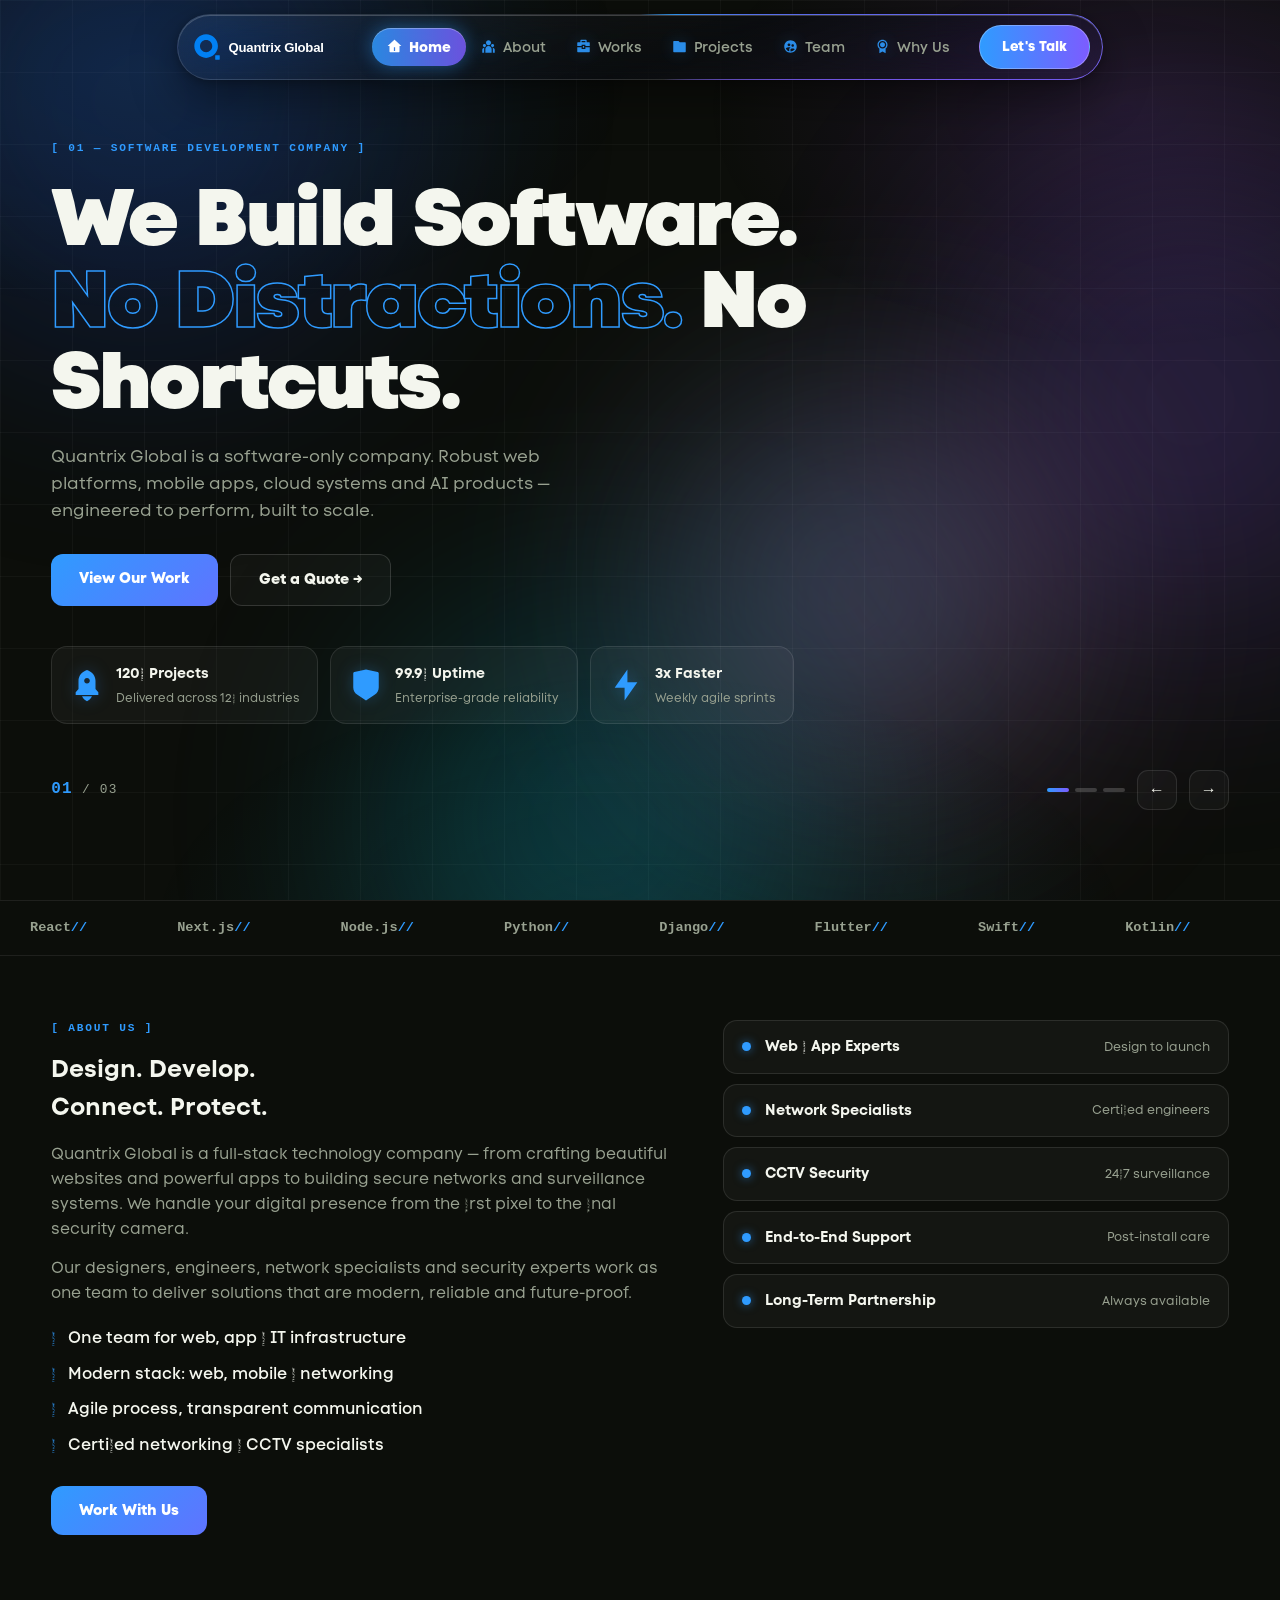
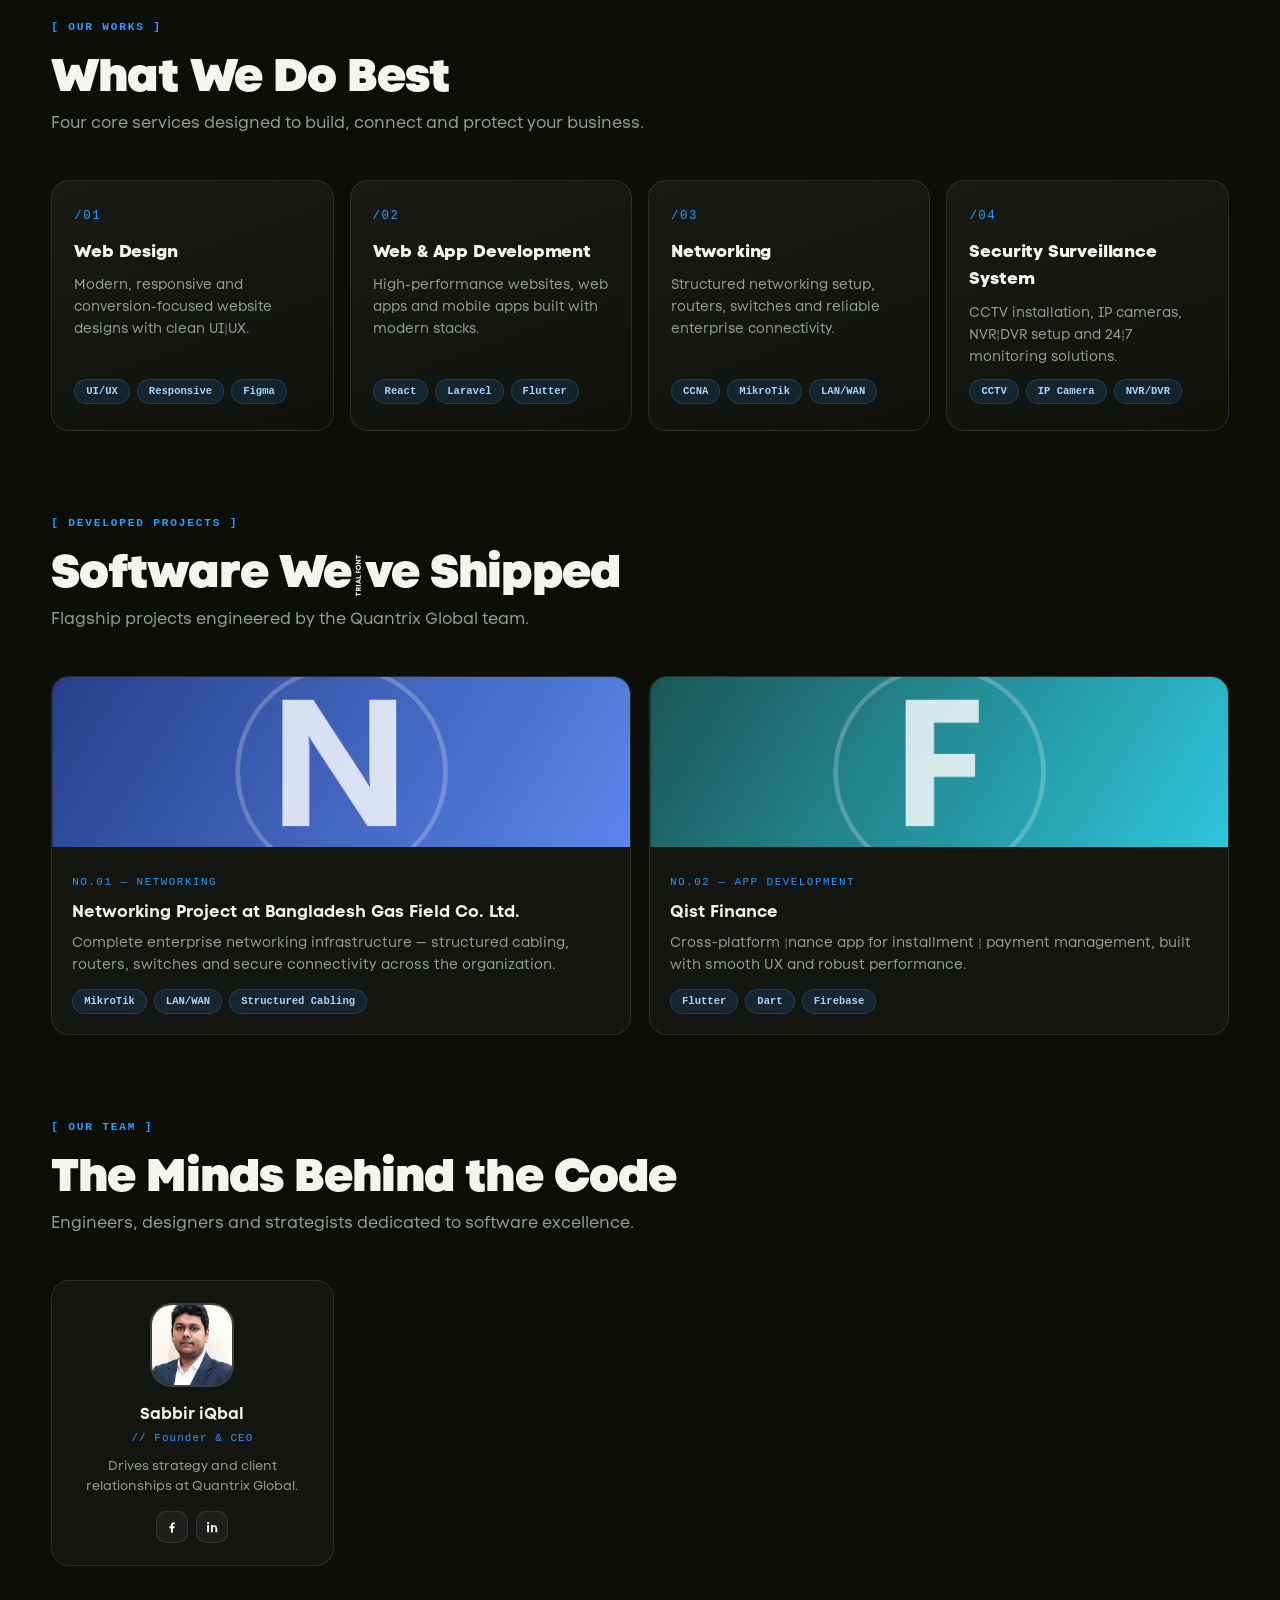
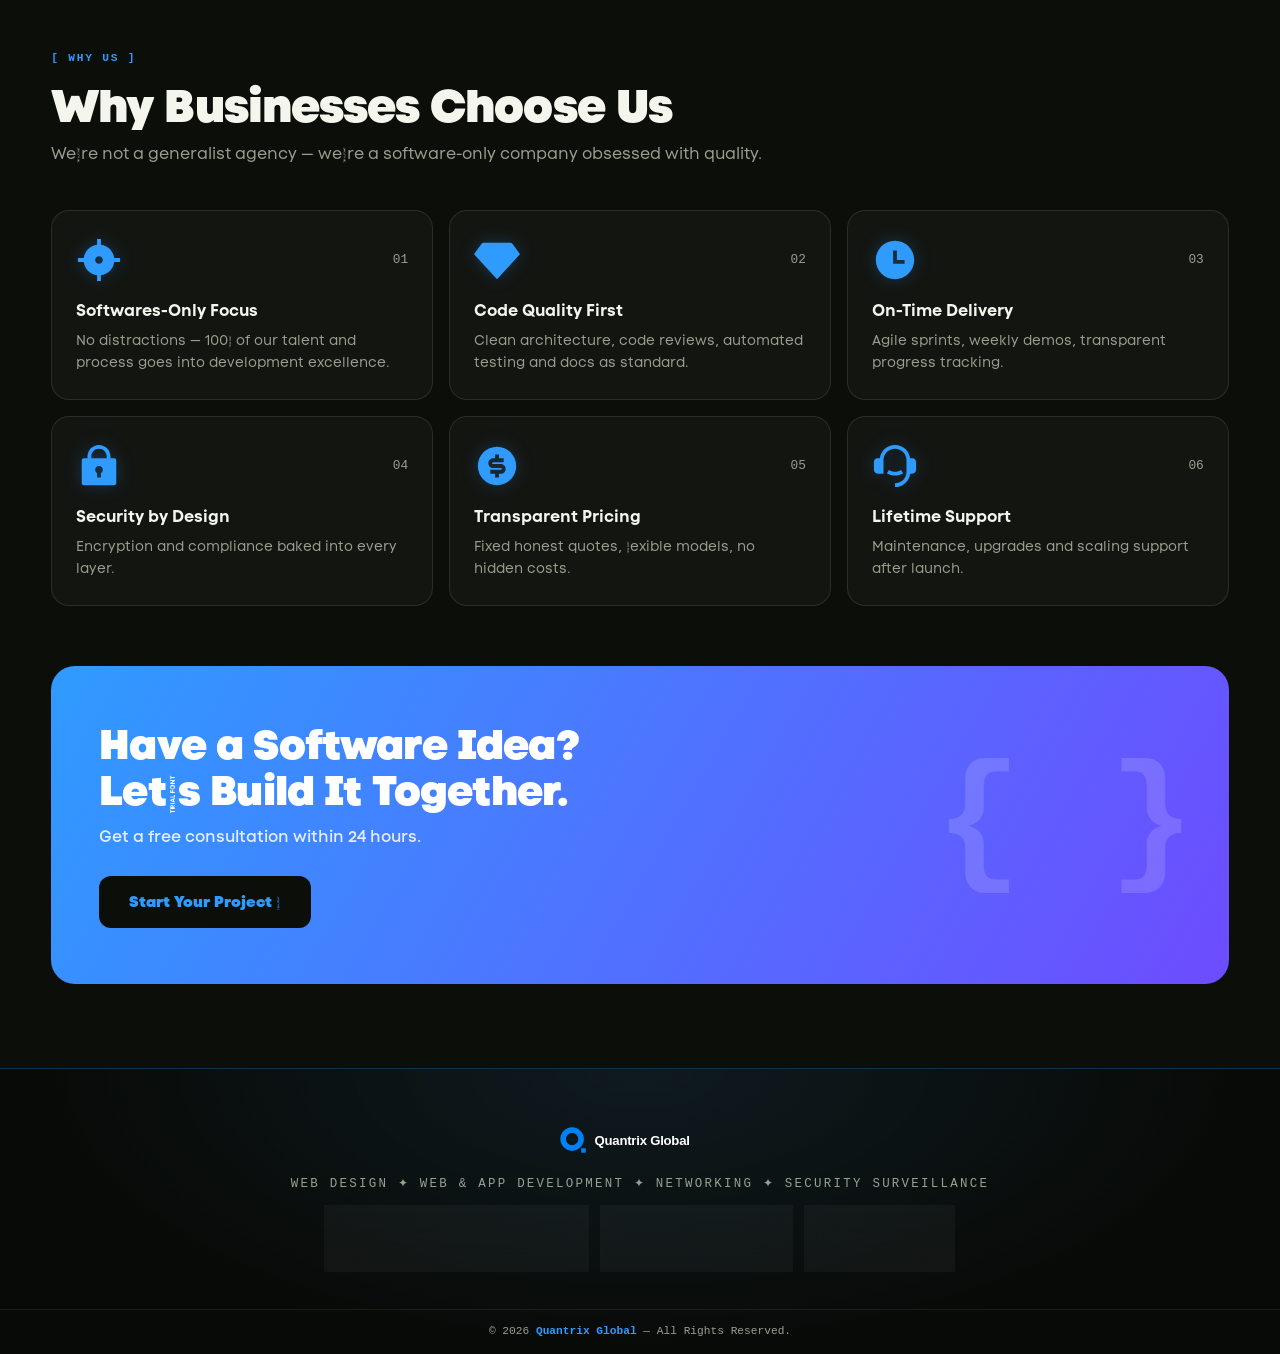
<file: index.html>
﻿<!DOCTYPE html>
<html lang="en">
<head>
<meta charset="UTF-8">
<meta name="viewport" content="width=device-width, initial-scale=1.0">
<title>Quantrix Global — Software Development Company</title>
<meta name="description" content="Quantrix Global — We develop powerful, scalable software. Web apps, mobile apps, cloud solutions, AI systems and more.">
<meta name="google-site-verification" content="DoIkvq4ZgcZdQUax2mXzQF8x_dvkL1VcnD1ez6fZL68" />
<link rel="icon" type="image/svg+xml" href="assets/img/logo-mark.svg">
<link rel="stylesheet" href="assets/css/style.css">
</head>
<body>

<div class="bg-grid"></div>
<div class="bg-colors"><div class="blob b1"></div><div class="blob b2"></div><div class="blob b3"></div><div class="blob b4"></div><div class="blob b5"></div></div>
<div class="bg-glow"></div>

<!-- ============ NAV ============ -->
<div class="nav-wrap">
  <nav class="nav" id="nav">
    <a href="#home" class="brand">
      <img class="brand-logo" src="assets/img/logo-nav.svg" alt="Quantrix Global">
    </a>
    <ul class="nav-links">
      <li><a href="#home" class="active"><img class="nico" src="assets/img/icons/react/home.svg" alt="">Home</a></li>
      <li><a href="#about"><img class="nico" src="assets/img/icons/react/about.svg" alt="">About</a></li>
      <li><a href="#works"><img class="nico" src="assets/img/icons/react/works.svg" alt="">Works</a></li>
      <li><a href="#projects"><img class="nico" src="assets/img/icons/react/projects.svg" alt="">Projects</a></li>
      <li><a href="#team"><img class="nico" src="assets/img/icons/react/team.svg" alt="">Team</a></li>
      <li><a href="#why"><img class="nico" src="assets/img/icons/react/why.svg" alt="">Why Us</a></li>
    </ul>
    <a href="#contact" class="nav-cta">Let's Talk</a>
    <button class="hamburger" id="hamburger" aria-label="Menu">
      <span class="bar"></span><span class="bar"></span><span class="bar"></span>
    </button>
  </nav>
</div>

<!-- ============ HERO SLIDER ============ -->
<header class="hero" id="home">
  <div class="container">
    <div class="hero-grid">
      <div class="slider" id="slider">

        <div class="slide active">
          <span class="k-mono mono">[ 01 — Software Development Company ]</span>
          <h1>We Build Software.<br><em>No Distractions.</em> No Shortcuts.</h1>
          <p>Quantrix Global is a software-only company. Robust web platforms, mobile apps, cloud systems and AI products — engineered to perform, built to scale.</p>
          <div class="slide-actions">
            <a href="#projects" class="btn-primary">View Our Work</a>
            <a href="#contact" class="btn-ghost">Get a Quote →</a>
          </div>
          <div class="k-tokens">
            <div class="k-card"><img src="assets/img/icons/react/rocket.svg" alt=""><span><b>120+ Projects</b><small>Delivered across 12+ industries</small></span></div>
            <div class="k-card"><img src="assets/img/icons/react/shield.svg" alt=""><span><b>99.9% Uptime</b><small>Enterprise-grade reliability</small></span></div>
            <div class="k-card"><img src="assets/img/icons/react/bolt.svg" alt=""><span><b>3x Faster</b><small>Weekly agile sprints</small></span></div>
          </div>
        </div>

        <div class="slide">
          <span class="k-mono mono">[ 02 — Web · Mobile · Cloud · AI ]</span>
          <h1>One Team.<br>Every <em>Technology</em> You Need.</h1>
          <p>Idea to launch — strategy, design, development, testing and deployment under one roof, with weekly demos so you always know what's shipping.</p>
          <div class="slide-actions">
            <a href="#works" class="btn-primary">Explore Services</a>
            <a href="#team" class="btn-ghost">Meet the Team →</a>
          </div>
          <div class="k-tokens">
            <div class="k-card"><img src="assets/img/icons/react/web.svg" alt=""><span><b>8+ Countries</b><small>Serving a global client base</small></span></div>
            <div class="k-card"><img src="assets/img/icons/react/ai.svg" alt=""><span><b>AI-Enabled</b><small>Future-proof builds</small></span></div>
            <div class="k-card"><img src="assets/img/icons/react/target.svg" alt=""><span><b>100% Focus</b><small>On development excellence</small></span></div>
          </div>
        </div>

        <div class="slide">
          <span class="k-mono mono">[ 03 — Your Technology Partner ]</span>
          <h1>Bold Ideas,<br>Engineered Into <em>Reality.</em></h1>
          <p>Startups and enterprises trust us to architect, build and scale mission-critical software that users love and businesses depend on.</p>
          <div class="slide-actions">
            <a href="#why" class="btn-primary">Why Choose Us</a>
            <a href="#contact" class="btn-ghost">Start a Project →</a>
          </div>
          <div class="k-tokens">
            <div class="k-card"><img src="assets/img/icons/react/coin.svg" alt=""><span><b>Honest Pricing</b><small>Fixed quotes, no hidden costs</small></span></div>
            <div class="k-card"><img src="assets/img/icons/react/support.svg" alt=""><span><b>Lifetime Support</b><small>We stay after launch</small></span></div>
            <div class="k-card"><img src="assets/img/icons/react/lock.svg" alt=""><span><b>Security First</b><small>Baked into every layer</small></span></div>
          </div>
        </div>

      </div>

      <div class="slider-controls">
        <span class="s-count"><b>01</b> / 03</span>
        <div class="s-nav">
          <div class="s-dots" id="dots"></div>
          <button class="s-arrow" id="prev" aria-label="Previous">←</button>
          <button class="s-arrow" id="next" aria-label="Next">→</button>
        </div>
      </div>
    </div>
  </div>
</header>

<!-- ============ TECH MARQUEE ============ -->
<div class="marquee-wrap">
  <div class="marquee">
    <span>React<i>//</i></span><span>Next.js<i>//</i></span><span>Node.js<i>//</i></span><span>Python<i>//</i></span><span>Django<i>//</i></span><span>Flutter<i>//</i></span><span>Swift<i>//</i></span><span>Kotlin<i>//</i></span><span>AWS<i>//</i></span><span>Azure<i>//</i></span><span>Docker<i>//</i></span><span>Kubernetes<i>//</i></span><span>TensorFlow<i>//</i></span><span>PostgreSQL<i>//</i></span><span>GraphQL<i>//</i></span>
    <span>React<i>//</i></span><span>Next.js<i>//</i></span><span>Node.js<i>//</i></span><span>Python<i>//</i></span><span>Django<i>//</i></span><span>Flutter<i>//</i></span><span>Swift<i>//</i></span><span>Kotlin<i>//</i></span><span>AWS<i>//</i></span><span>Azure<i>//</i></span><span>Docker<i>//</i></span><span>Kubernetes<i>//</i></span><span>TensorFlow<i>//</i></span><span>PostgreSQL<i>//</i></span><span>GraphQL<i>//</i></span>
  </div>
</div>

<!-- ============ STATS STRIP ============ -->
<section id="about" style="padding-top:64px">
  <div class="container">
    <div class="about-grid">
      <div class="about-copy reveal">
        <span class="sec-tag mono">[ About Us ]</span>
        <h2>Design. Develop.<br>Connect. Protect.</h2>
        <p style="margin-top:14px">Quantrix Global is a full-stack technology company — from crafting beautiful websites and powerful apps to building secure networks and surveillance systems. We handle your digital presence from the first pixel to the final security camera.</p>
        <p>Our designers, engineers, network specialists and security experts work as one team to deliver solutions that are modern, reliable and future-proof.</p>
        <ul class="about-points">
          <li>One team for web, app & IT infrastructure</li>
          <li>Modern stack: web, mobile & networking</li>
          <li>Agile process, transparent communication</li>
          <li>Certified networking & CCTV specialists</li>
        </ul>
        <a href="#contact" class="btn-primary">Work With Us</a>
      </div>
      <div class="pill-rows">
        <div class="prow reveal"><span class="dot"></span><b>Web & App Experts</b><small>Design to launch</small></div>
        <div class="prow reveal"><span class="dot"></span><b>Network Specialists</b><small>Certified engineers</small></div>
        <div class="prow reveal"><span class="dot"></span><b>CCTV Security</b><small>24/7 surveillance</small></div>
        <div class="prow reveal"><span class="dot"></span><b>End-to-End Support</b><small>Post-install care</small></div>
        <div class="prow reveal"><span class="dot"></span><b>Long-Term Partnership</b><small>Always available</small></div>
      </div>
    </div>
  </div>
</section>

<!-- ============ WORKS: EDITORIAL ROWS ============ -->
<section id="works" style="padding-top:0">
  <div class="container">
    <div class="sec-head reveal">
      <span class="sec-tag mono">[ Our Works ]</span>
      <h2>What We Do Best</h2>
      <p>Four core services designed to build, connect and protect your business.</p>
    </div>
    <div class="work-grid reveal">
      <div class="work-card">
        <span class="w-idx">/01</span>
        <h4>Web Design</h4>
        <p>Modern, responsive and conversion-focused website designs with clean UI/UX.</p>
        <div class="p-tags"><span>UI/UX</span><span>Responsive</span><span>Figma</span></div>
      </div>
      <div class="work-card">
        <span class="w-idx">/02</span>
        <h4>Web & App Development</h4>
        <p>High-performance websites, web apps and mobile apps built with modern stacks.</p>
        <div class="p-tags"><span>React</span><span>Laravel</span><span>Flutter</span></div>
      </div>
      <div class="work-card">
        <span class="w-idx">/03</span>
        <h4>Networking</h4>
        <p>Structured networking setup, routers, switches and reliable enterprise connectivity.</p>
        <div class="p-tags"><span>CCNA</span><span>MikroTik</span><span>LAN/WAN</span></div>
      </div>
      <div class="work-card">
        <span class="w-idx">/04</span>
        <h4>Security Surveillance System</h4>
        <p>CCTV installation, IP cameras, NVR/DVR setup and 24/7 monitoring solutions.</p>
        <div class="p-tags"><span>CCTV</span><span>IP Camera</span><span>NVR/DVR</span></div>
      </div>
    </div>
  </div>
</section>

<!-- ============ PROJECTS ============ -->
<section id="projects" style="padding-top:0">
  <div class="container">
    <div class="sec-head reveal">
      <span class="sec-tag mono">[ Developed Projects ]</span>
      <h2>Software We've Shipped</h2>
      <p>Flagship projects engineered by the Quantrix Global team.</p>
    </div>
    <div class="projects-grid">
      <div class="proj-card reveal">
        <div class="proj-thumb" style="background-image:url('assets/img/projects/nexcart.png')"></div>
        <div class="proj-body">
          <span class="p-idx">NO.01 — NETWORKING</span>
          <h4>Networking Project at Bangladesh Gas Field Co. Ltd.</h4>
          <p>Complete enterprise networking infrastructure — structured cabling, routers, switches and secure connectivity across the organization.</p>
          <div class="p-tags"><span>MikroTik</span><span>LAN/WAN</span><span>Structured Cabling</span></div>
        </div>
      </div>
      <div class="proj-card reveal">
        <div class="proj-thumb" style="background-image:url('assets/img/projects/finpulse.png')"></div>
        <div class="proj-body">
          <span class="p-idx">NO.02 — APP DEVELOPMENT</span>
          <h4>Qist Finance</h4>
          <p>Cross-platform finance app for installment & payment management, built with smooth UX and robust performance.</p>
          <div class="p-tags"><span>Flutter</span><span>Dart</span><span>Firebase</span></div>
        </div>
      </div>
    </div>
  </div>
</section>

<!-- ============ TEAM ============ -->
<section id="team" style="padding-top:0">
  <div class="container">
    <div class="sec-head reveal">
      <span class="sec-tag mono">[ Our Team ]</span>
      <h2>The Minds Behind the Code</h2>
      <p>Engineers, designers and strategists dedicated to software excellence.</p>
    </div>
    <div class="team-grid">
      <div class="team-card reveal">
        <img class="avatar" src="assets/img/avatars/avatar-si.jpg" alt="Sabbir iQbal">
        <h4>Sabbir iQbal</h4>
        <div class="role">// Founder &amp; CEO</div>
        <p>Drives strategy and client relationships at Quantrix Global.</p>
        <div class="team-social">
          <a href="#" aria-label="Facebook"><svg viewBox="0 0 24 24" width="14" height="14" fill="currentColor"><path d="M13.5 22v-8h2.7l.4-3.2h-3.1V8.75c0-.93.26-1.56 1.59-1.56h1.7V4.32c-.3-.04-1.3-.13-2.48-.13-2.45 0-4.13 1.5-4.13 4.24v2.37H7.4v3.2h2.78V22h3.32z"/></svg></a>
          <a href="#" aria-label="LinkedIn"><svg viewBox="0 0 24 24" width="14" height="14" fill="currentColor"><path d="M6.94 8.5H3.62V21h3.32V8.5zM5.28 3.5a1.93 1.93 0 1 0 0 3.86 1.93 1.93 0 0 0 0-3.86zM20.5 13.57c0-3.12-1.67-4.57-3.9-4.57-1.8 0-2.6.99-3.05 1.68V8.5h-3.32c.04.91 0 12.5 0 12.5h3.32v-6.98c0-.36.03-.73.14-.99.29-.73.94-1.48 2.04-1.48 1.44 0 2.02 1.09 2.02 2.68V21h3.32v-7.43z"/></svg></a>
        </div>
      </div>
    </div>
  </div>
</section>

<!-- ============ WHY US ============ -->
<section id="why" style="padding-top:0">
  <div class="container">
    <div class="sec-head reveal">
      <span class="sec-tag mono">[ Why Us ]</span>
      <h2>Why Businesses Choose Us</h2>
      <p>We're not a generalist agency — we're a software-only company obsessed with quality.</p>
    </div>
    <div class="why-grid">
      <div class="why-card reveal">
        <div class="w-top"><img class="wic" src="assets/img/icons/react/target.svg" alt=""><span class="wq">01</span></div>
        <h4>Softwares-Only Focus</h4>
        <p>No distractions — 100% of our talent and process goes into development excellence.</p>
      </div>
      <div class="why-card reveal">
        <div class="w-top"><img class="wic" src="assets/img/icons/react/gem.svg" alt=""><span class="wq">02</span></div>
        <h4>Code Quality First</h4>
        <p>Clean architecture, code reviews, automated testing and docs as standard.</p>
      </div>
      <div class="why-card reveal">
        <div class="w-top"><img class="wic" src="assets/img/icons/react/clock.svg" alt=""><span class="wq">03</span></div>
        <h4>On-Time Delivery</h4>
        <p>Agile sprints, weekly demos, transparent progress tracking.</p>
      </div>
      <div class="why-card reveal">
        <div class="w-top"><img class="wic" src="assets/img/icons/react/lock.svg" alt=""><span class="wq">04</span></div>
        <h4>Security by Design</h4>
        <p>Encryption and compliance baked into every layer.</p>
      </div>
      <div class="why-card reveal">
        <div class="w-top"><img class="wic" src="assets/img/icons/react/coin.svg" alt=""><span class="wq">05</span></div>
        <h4>Transparent Pricing</h4>
        <p>Fixed honest quotes, flexible models, no hidden costs.</p>
      </div>
      <div class="why-card reveal">
        <div class="w-top"><img class="wic" src="assets/img/icons/react/support.svg" alt=""><span class="wq">06</span></div>
        <h4>Lifetime Support</h4>
        <p>Maintenance, upgrades and scaling support after launch.</p>
      </div>
    </div>

    <div class="cta-panel reveal">
      <h3>Have a Software Idea?<br>Let's Build It Together.</h3>
      <p>Get a free consultation within 24 hours.</p>
      <a href="#contact" class="btn-dark">Start Your Project →</a>
    </div>
  </div>
</section>

<!-- ============ FOOTER ============ -->
<footer id="contact">
  <div class="container">
    <div class="foot-core reveal">
      <a href="#home" class="brand"><img class="brand-logo" src="assets/img/logo-nav.svg" alt="Quantrix Global"></a>
      <p class="fc-tag">Web Design ✦ Web &amp; App Development ✦ Networking ✦ Security Surveillance</p>
      <div class="fc-actions">
        <a class="fc-btn" href="mailto:quantrixglobal@gmail.com">
          <img class="ci" src="assets/img/icons/react/mail.svg" alt="">
          <span>quantrixglobal@gmail.com</span>
        </a>
        <a class="fc-btn" href="tel:+8801755526264">
          <img class="ci" src="assets/img/icons/react/phone.svg" alt="">
          <span>+880 1755-526264</span>
        </a>
        <a class="fc-btn fc-wa" href="https://wa.me/8801755526264" target="_blank" rel="noopener">
          <img class="ci" src="assets/img/icons/react/whatsapp.svg" alt="WhatsApp">
          <span>WhatsApp</span>
        </a>
      </div>
    </div>
  </div>
  <div class="foot-bottom">
    © <span id="year"></span> <b>Quantrix Global</b> — All Rights Reserved.
  </div>
</footer>

<button class="to-top" id="toTop" aria-label="Back to top">↑</button>

<script src="assets/js/main.js" defer></script>
<script>
(function(){
  const slides=document.querySelectorAll('.slide'),cnt=document.querySelector('.s-count b');
  function updateCount(){if(cnt)cnt.textContent=String([...slides].findIndex(s=>s.classList.contains('active'))+1).padStart(2,'0');}
  const obs=new MutationObserver(updateCount);
  slides.forEach(s=>obs.observe(s,{attributes:true,attributeFilter:['class']}));
})();
</script>
</body>
</html>
</file>
<file: assets/css/style.css>
﻿:root{
  --bg:#0c0e0a;
  --ink:#f4f6ee;
  --muted:#98a190;
  --acc:#2f9bff;
  --acc2:#7c5cff;
  --acc-soft:rgba(47,155,255,.12);
  --card:rgba(255,255,255,.04);
  --card-brd:rgba(255,255,255,.1);
  --glass-brd:rgba(255,255,255,.14);
}
/* ============ Code Next (assets/Fonts) ============ */
@font-face{font-family:"Code Next";src:url("../Fonts/CodeNext-Trial-Hairline.otf") format("opentype");font-weight:100;font-style:normal;font-display:swap}
@font-face{font-family:"Code Next";src:url("../Fonts/CodeNext-Trial-Thin.otf") format("opentype");font-weight:200;font-style:normal;font-display:swap}
@font-face{font-family:"Code Next";src:url("../Fonts/CodeNext-Trial-Light.otf") format("opentype");font-weight:300;font-style:normal;font-display:swap}
@font-face{font-family:"Code Next";src:url("../Fonts/CodeNext-Trial-Regular.otf") format("opentype");font-weight:400;font-style:normal;font-display:swap}
@font-face{font-family:"Code Next";src:url("../Fonts/CodeNext-Trial-Book.otf") format("opentype");font-weight:500;font-style:normal;font-display:swap}
@font-face{font-family:"Code Next";src:url("../Fonts/CodeNext-Trial-SemiBold.otf") format("opentype");font-weight:600;font-style:normal;font-display:swap}
@font-face{font-family:"Code Next";src:url("../Fonts/CodeNext-Trial-Bold.otf") format("opentype");font-weight:700;font-style:normal;font-display:swap}
@font-face{font-family:"Code Next";src:url("../Fonts/CodeNext-ExtraBold.otf") format("opentype");font-weight:800;font-style:normal;font-display:swap}
@font-face{font-family:"Code Next";src:url("../Fonts/CodeNext-Trial-Heavy.otf") format("opentype");font-weight:900;font-style:normal;font-display:swap}
@font-face{font-family:"Code Next";src:url("../Fonts/CodeNext-Trial-Black.otf") format("opentype");font-weight:1000;font-style:normal;font-display:swap}
*{margin:0;padding:0;box-sizing:border-box}
html{scroll-behavior:smooth}
body{
  font-family:"Code Next","Segoe UI",system-ui,-apple-system,sans-serif;
  background:var(--bg);color:var(--ink);line-height:1.6;overflow-x:hidden;
}
::selection{background:var(--acc);color:#fff}
a{text-decoration:none;color:inherit}
img{max-width:100%;display:block}
.container{width:min(1200px,92%);margin:0 auto}
.mono{font-family:Consolas,"Cascadia Code",monospace;letter-spacing:.16em;text-transform:uppercase;font-size:.7rem;font-weight:700}

/* ============ colorful aurora background ============ */
.bg-grid{
  position:fixed;inset:0;z-index:-3;
  background-image:
    linear-gradient(rgba(255,255,255,.035) 1px,transparent 1px),
    linear-gradient(90deg,rgba(255,255,255,.035) 1px,transparent 1px);
  background-size:72px 72px;
}
.bg-glow{position:fixed;inset:0;z-index:-1;pointer-events:none;
  background:
    radial-gradient(800px 400px at 12% 8%,rgba(47,155,255,.1),transparent 60%),
    radial-gradient(700px 400px at 88% 12%,rgba(168,85,247,.12),transparent 60%),
    radial-gradient(760px 420px at 50% 105%,rgba(34,211,238,.1),transparent 65%);
}
.bg-colors{position:fixed;inset:0;z-index:-2;overflow:hidden}
.blob{position:absolute;border-radius:50%;filter:blur(120px);opacity:.22;animation:drift 19s ease-in-out infinite alternate}
.blob.b1{width:520px;height:520px;background:#1d4ed8;top:-160px;left:-120px}
.blob.b2{width:480px;height:480px;background:#8b5cf6;top:18%;right:-150px;animation-delay:-5s}
.blob.b3{width:420px;height:420px;background:#06b6d4;bottom:-130px;left:30%;animation-delay:-11s}
.blob.b4{width:380px;height:380px;background:#f472b6;bottom:12%;right:16%;animation-delay:-15s}
.blob.b5{width:340px;height:340px;background:#38bdf8;top:46%;left:52%;animation-delay:-9s}
@keyframes drift{
  0%{transform:translate(0,0) scale(1)}
  50%{transform:translate(-50px,45px) scale(1.14)}
  100%{transform:translate(45px,-50px) scale(1.08)}
}

/* ============ aurora-edge glass capsule ============ */
.nav-wrap{position:fixed;top:14px;left:0;right:0;z-index:1000;display:flex;justify-content:center;padding:0 14px}
.nav{
  position:relative;display:flex;align-items:center;gap:14px;
  padding:10px 12px;border-radius:999px;
  background:linear-gradient(160deg,rgba(255,255,255,.06) 0%,rgba(10,12,20,.55) 55%,rgba(124,92,255,.08) 100%);
  border:1px solid rgba(255,255,255,.12);
  backdrop-filter:blur(22px) saturate(160%);-webkit-backdrop-filter:blur(22px) saturate(160%);
  box-shadow:0 1px 0 rgba(255,255,255,.2) inset,0 2px 10px rgba(0,0,0,.25),0 18px 48px rgba(0,0,0,.4);
}
/* animated gradient border ring */
.nav::before{
  content:"";position:absolute;inset:-1px;border-radius:inherit;padding:1px;
  background:conic-gradient(from var(--ang,0deg),rgba(47,155,255,0),rgba(47,155,255,.9),rgba(124,92,255,.9),rgba(255,255,255,0) 40%);
  -webkit-mask:linear-gradient(#000 0 0) content-box,linear-gradient(#000 0 0);
  -webkit-mask-composite:xor;mask-composite:exclude;
  animation:ring-spin 6s linear infinite;pointer-events:none;
}
@keyframes ring-spin{to{--ang:360deg}}
@property --ang{syntax:'<angle>';inherits:false;initial-value:0deg}
.brand{display:flex;align-items:center;gap:9px;font-weight:900;font-size:1rem;letter-spacing:.02em;white-space:nowrap}
.brand-logo{height:34px;width:auto;display:block}
.qmark{width:32px;height:32px;border-radius:9px;flex-shrink:0}
.brand span b{color:var(--acc)}
.nav-links{display:flex;list-style:none;margin:0 auto}
.nav-links li+li{border-left:0}
.nav-links a{
  display:inline-flex;align-items:center;gap:7px;
  padding:8px 15px;border-radius:999px;font-size:.88rem;font-weight:600;color:var(--muted);
  transition:.25s;white-space:nowrap;
}
.nico{width:15px;height:15px;flex-shrink:0;opacity:.9;transition:.25s}
.nav-links a:hover{color:#fff;background:rgba(255,255,255,.07);box-shadow:0 0 0 1px rgba(255,255,255,.14) inset}
.nav-links a:hover .nico{filter:brightness(0) invert(1);opacity:1}
.nav-links a.active{
  color:#fff;font-weight:800;
  background:linear-gradient(90deg,rgba(47,155,255,.85),rgba(124,92,255,.85));
  box-shadow:0 0 18px rgba(47,155,255,.45),0 1px 0 rgba(255,255,255,.3) inset;
}
.nav-links a.active .nico{filter:brightness(0) invert(1);opacity:1}
.nav-cta{
  position:relative;z-index:1;
  padding:10px 22px;border-radius:999px;font-size:.85rem;font-weight:800;color:#fff;
  background:linear-gradient(90deg,var(--acc),var(--acc2));
  border:1px solid rgba(255,255,255,.28);
  white-space:nowrap;transition:.25s;
}
.nav-cta:hover{transform:translateY(-2px) scale(1.03);box-shadow:0 0 0 1px rgba(255,255,255,.3) inset,0 8px 26px rgba(124,92,255,.5)}
.hamburger{display:none;background:none;border:0;cursor:pointer;padding:8px;margin-left:auto}
.hamburger .bar{display:block;width:20px;height:2px;background:#fff;margin:4px 0;border-radius:2px;transition:.3s}

/* icons: crisp + glow, colors set inside the SVGs */
.nico,.k-card img,.wic,.ci{
  filter:drop-shadow(0 0 8px rgba(47,155,255,.25));
}
.nico{transition:.25s}

/* ============ hero: bold editorial ============ */
.hero{position:relative;min-height:92vh;display:flex;align-items:center;padding:140px 0 60px}
.hero-grid{width:100%}
.slide{display:none}
.slide.active{display:block;animation:slam .7s cubic-bezier(.2,.9,.25,1) both}
@keyframes slam{from{opacity:0;transform:translateY(50px)}to{opacity:1;transform:none}}
.slide .k-mono{display:block;color:var(--acc);margin-bottom:18px}
.slide h1{
  font-size:clamp(2.7rem,6.6vw,5rem);line-height:1.02;font-weight:900;letter-spacing:-.03em;
  max-width:980px;margin-bottom:22px;
}
.slide h1 em{font-style:normal;color:transparent;-webkit-text-stroke:1.5px var(--acc)}
.slide p{color:var(--muted);font-size:1.06rem;max-width:560px;margin-bottom:30px}
.slide-actions{display:flex;gap:12px;flex-wrap:wrap;margin-bottom:40px}
.btn-primary,.btn-ghost{padding:13px 28px;border-radius:12px;font-weight:800;font-size:.92rem;transition:.25s;display:inline-block}
.btn-primary{background:linear-gradient(135deg,var(--acc),var(--acc2));background-size:160% 160%;color:#fff}
.btn-primary:hover{background-position:100% 100%;transform:translateY(-3px);box-shadow:0 12px 32px rgba(124,92,255,.35)}
.btn-ghost{border:1px solid var(--glass-brd);background:rgba(255,255,255,.03);color:var(--ink)}
.btn-ghost:hover{border-color:var(--acc);color:var(--acc)}
.k-tokens{display:flex;gap:12px;flex-wrap:wrap}
.k-card{
  display:flex;align-items:center;gap:12px;padding:14px 18px;border-radius:16px;
  background:rgba(255,255,255,.04);border:1px solid var(--card-brd);
  backdrop-filter:blur(14px);transition:.25s;
}
.k-card:hover{border-color:rgba(47,155,255,.4);transform:translateY(-3px)}
.k-card img{width:34px;height:34px;border-radius:10px}
.k-card b{display:block;font-size:.9rem}
.k-card small{color:var(--muted);font-size:.74rem}
.slider-controls{display:flex;align-items:center;justify-content:space-between;margin-top:46px}
.s-count{font-family:Consolas,monospace;color:var(--muted);font-size:.8rem;letter-spacing:.1em}
.s-count b{color:var(--acc);font-size:1rem}
.s-nav{display:flex;align-items:center;gap:12px}
.s-dots{display:flex;gap:6px}
.s-dot{width:22px;height:4px;border-radius:3px;background:rgba(255,255,255,.18);cursor:pointer;transition:.3s;border:0}
.s-dot.active{background:linear-gradient(90deg,var(--acc),var(--acc2))}
.s-arrow{
  width:40px;height:40px;border-radius:11px;border:1px solid var(--card-brd);cursor:pointer;
  background:rgba(255,255,255,.03);color:var(--ink);font-size:1rem;
  transition:.25s;display:grid;place-items:center;
}
.s-arrow:hover{background:var(--acc);color:#fff;border-color:var(--acc)}

/* ============ marquee ============ */
.marquee-wrap{
  border-top:1px solid rgba(255,255,255,.08);border-bottom:1px solid rgba(255,255,255,.08);
  padding:16px 0;margin:30px 0 0;overflow:hidden;
}
.marquee{display:flex;gap:0;width:max-content;animation:scroll 26s linear infinite}
.marquee span{
  font-family:Consolas,monospace;font-size:.85rem;font-weight:700;color:var(--muted);
  padding:0 30px;white-space:nowrap;
}
.marquee span i{color:var(--acc);font-style:normal;padding-right:30px}
@keyframes scroll{to{transform:translateX(-50%)}}

/* ============ sections ============ */
section{padding:84px 0;position:relative}
.sec-tag{color:var(--acc);margin-bottom:12px;display:block}
.sec-head{max-width:720px;margin-bottom:44px}
.sec-head h2{font-size:clamp(1.9rem,3.8vw,2.9rem);font-weight:900;letter-spacing:-.02em;line-height:1.1;margin-bottom:10px}
.sec-head p{color:var(--muted)}

/* stats strip */
.strip{
  display:grid;grid-template-columns:repeat(4,1fr);
  border:1px solid rgba(255,255,255,.09);border-radius:18px;overflow:hidden;
  background:rgba(255,255,255,.02);
}
.s-item{padding:30px 26px;border-left:1px solid rgba(255,255,255,.09)}
.s-item:first-child{border-left:0}
.s-item .num{font-size:2.8rem;font-weight:900;letter-spacing:-.02em;color:var(--acc);display:block}
.s-item .lbl{color:var(--muted);font-size:.8rem;font-weight:600;margin-top:2px}

/* about */
.about-grid{display:grid;grid-template-columns:1.1fr .9fr;gap:54px;align-items:start}
.about-copy p{color:var(--muted);margin-bottom:14px;font-size:.98rem}
.about-points{list-style:none;margin:20px 0 28px;display:grid;gap:10px}
.about-points li{display:flex;gap:12px;align-items:flex-start;font-weight:600}
.about-points li::before{content:"\2192";color:var(--acc);font-weight:900}
.pill-rows{display:grid;gap:10px}
.prow{
  display:flex;align-items:center;gap:14px;padding:14px 18px;border-radius:14px;
  background:rgba(255,255,255,.035);border:1px solid var(--card-brd);transition:.25s;
}
.prow:hover{border-color:rgba(47,155,255,.35);transform:translateX(6px)}
.prow .dot{width:9px;height:9px;border-radius:50%;background:var(--acc);flex-shrink:0;box-shadow:0 0 10px rgba(47,155,255,.6)}
.prow b{font-size:.92rem}
.prow small{color:var(--muted);font-size:.78rem;margin-left:auto;white-space:nowrap}

/* works: editorial rows */
.rows{border-top:1px solid rgba(255,255,255,.09)}
.row{
  display:grid;grid-template-columns:80px 1fr 90px 54px;align-items:center;gap:26px;
  padding:26px 14px;border-bottom:1px solid rgba(255,255,255,.09);
  transition:.3s;position:relative;overflow:hidden;border-radius:2px;
}
.row::before{
  content:"";position:absolute;inset:0;  background:linear-gradient(90deg,rgba(47,155,255,.14),rgba(124,92,255,.1),transparent 70%);
  transform:scaleX(0);transform-origin:left;transition:.4s;z-index:-1;
}
.row:hover{padding-left:26px}
.row:hover::before{transform:scaleX(1)}
.row .idx{font-family:Consolas,monospace;color:var(--muted);font-size:.85rem}
.row:hover .idx{color:var(--acc)}
.row h4{font-size:1.35rem;font-weight:800;letter-spacing:-.01em;margin-bottom:4px}
.row .r-desc{color:var(--muted);font-size:.88rem}
.row .chips{display:flex;flex-direction:column;gap:5px;align-items:flex-end}
.row .chips span{
  font-family:Consolas,monospace;font-size:.66rem;color:var(--muted);
  border:1px solid var(--card-brd);border-radius:20px;padding:3px 10px;white-space:nowrap;
}
.row .go{
  width:46px;height:46px;border-radius:50%;border:1px solid var(--card-brd);
  display:grid;place-items:center;font-size:1rem;transition:.3s;justify-self:end;
}
.row:hover .go{background:var(--acc);color:#fff;border-color:var(--acc);transform:rotate(-45deg)}

/* works: cards */
.work-grid{display:grid;grid-template-columns:repeat(4,1fr);gap:16px}
.work-card{
  padding:26px 22px;border-radius:18px;display:flex;flex-direction:column;gap:10px;
  background:linear-gradient(160deg,rgba(255,255,255,.05),rgba(255,255,255,.015));
  border:1px solid var(--card-brd);transition:.3s;position:relative;overflow:hidden;
}
.work-card:hover{border-color:rgba(47,155,255,.45);transform:translateY(-6px);box-shadow:0 20px 44px rgba(0,0,0,.45)}
.work-card .w-idx{font-family:Consolas,monospace;color:var(--acc);font-size:.78rem;letter-spacing:.12em}
.work-card h4{font-size:1.08rem;font-weight:800;letter-spacing:-.01em}
.work-card p{color:var(--muted);font-size:.85rem;flex:1}
.work-card .p-tags{margin-top:2px}

/* projects */
.projects-grid{display:grid;grid-template-columns:repeat(2,1fr);gap:18px}
.proj-card{
  border-radius:18px;overflow:hidden;
  background:rgba(255,255,255,.03);border:1px solid var(--card-brd);transition:.3s;
}
.proj-card:hover{border-color:rgba(47,155,255,.45);transform:translateY(-6px);box-shadow:0 22px 50px rgba(0,0,0,.5)}
.proj-thumb{height:170px;background-size:cover;background-position:center;filter:saturate(.9);transition:.3s}
.proj-card:hover .proj-thumb{filter:saturate(1.1)}
.proj-body{padding:20px}
.proj-body .p-idx{font-family:Consolas,monospace;font-size:.68rem;color:var(--acc);letter-spacing:.14em}
.proj-body h4{margin:6px 0 6px;font-size:1.05rem}
.proj-body p{color:var(--muted);font-size:.86rem;margin-bottom:14px}
.p-tags{display:flex;flex-wrap:wrap;gap:7px}
.p-tags span{
  font-family:Consolas,monospace;font-size:.66rem;font-weight:700;padding:3px 11px;border-radius:20px;
  color:#a8d4ff;background:var(--acc-soft);border:1px solid rgba(47,155,255,.25);
}

/* team */
.team-grid{display:grid;grid-template-columns:repeat(4,1fr);gap:16px}
.team-card{
  padding:22px 18px;border-radius:18px;text-align:center;
  background:rgba(255,255,255,.03);border:1px solid var(--card-brd);transition:.3s;
}
.team-card:hover{border-color:rgba(47,155,255,.4);transform:translateY(-6px)}
.team-card:only-child{max-width:320px;margin:0 auto}
.avatar{
  width:84px;height:84px;border-radius:22px;margin:0 auto 14px;object-fit:cover;
  border:2px solid rgba(255,255,255,.2);transition:.3s;
}
.team-card:hover .avatar{border-color:var(--acc);transform:scale(1.06)}
.team-card h4{font-size:1rem}
.team-card .role{font-family:Consolas,monospace;color:var(--acc);font-size:.68rem;letter-spacing:.1em;margin:4px 0 8px}
.team-card p{color:var(--muted);font-size:.8rem;margin-bottom:14px}
.team-social{display:flex;justify-content:center;gap:8px}
.team-social a{
  width:32px;height:32px;border-radius:10px;display:grid;place-items:center;font-size:.8rem;font-weight:700;
  background:rgba(255,255,255,.05);border:1px solid var(--card-brd);transition:.22s;
}
.team-social a:hover{background:var(--acc);color:#fff}
.team-social svg{display:block}

/* why us */
.why-grid{display:grid;grid-template-columns:repeat(3,1fr);gap:16px}
.why-card{
  padding:26px 24px;border-radius:18px;
  background:rgba(255,255,255,.03);border:1px solid var(--card-brd);transition:.3s;
}
.why-card:hover{border-color:rgba(47,155,255,.4);background:rgba(47,155,255,.05)}
.why-card .w-top{display:flex;align-items:center;justify-content:space-between;margin-bottom:14px}
.why-card .wic{width:46px;height:46px;border-radius:13px}
.why-card .wq{font-family:Consolas,monospace;color:var(--muted);font-size:.8rem}
.why-card h4{margin-bottom:6px;font-size:1.02rem}
.why-card p{color:var(--muted);font-size:.86rem}

/* CTA */
.cta-panel{
  margin-top:60px;border-radius:24px;padding:56px 48px;position:relative;overflow:hidden;
  background:linear-gradient(120deg,#2f9bff,#6d4cff);color:#fff;
}
.cta-panel h3{font-size:clamp(1.7rem,3.4vw,2.6rem);font-weight:900;letter-spacing:-.02em;line-height:1.1;margin-bottom:10px}
.cta-panel p{color:rgba(255,255,255,.85);margin-bottom:26px;font-weight:600}
.btn-dark{padding:14px 30px;border-radius:12px;font-weight:900;font-size:.95rem;background:#0c0e0a;color:var(--acc);display:inline-block;transition:.25s}
.btn-dark:hover{transform:translateY(-3px);box-shadow:0 12px 30px rgba(0,0,0,.4)}
.cta-panel::after{
  content:"{ }";position:absolute;right:34px;top:50%;transform:translateY(-50%);
  font-family:Consolas,monospace;font-size:9rem;font-weight:900;color:rgba(255,255,255,.14);
}

/* footer — minimal contact-core, no links */
footer{background:radial-gradient(900px 420px at 50% 0%,rgba(47,155,255,.09),#080a07 70%);border-top:1px solid rgba(47,155,255,.25);padding:54px 0 0}
.foot-core{display:flex;flex-direction:column;align-items:center;gap:18px;text-align:center;padding-bottom:46px}
.foot-core .brand{margin:0}
.foot-core .brand .brand-logo{height:34px}
.fc-tag{color:var(--muted);font-size:.78rem;letter-spacing:.18em;text-transform:uppercase;font-family:Consolas,monospace}
.fc-actions{display:flex;flex-wrap:wrap;justify-content:center;gap:12px}
.fc-btn{
  display:inline-flex;align-items:center;gap:11px;
  padding:13px 22px;border-radius:999px;font-size:.88rem;font-weight:700;color:var(--ink);
  background:rgba(255,255,255,.04);border:1px solid rgba(255,255,255,.14);
  backdrop-filter:blur(12px);-webkit-backdrop-filter:blur(12px);transition:.25s;
}
.fc-btn:hover{background:linear-gradient(90deg,var(--acc),var(--acc2));color:#fff;border-color:transparent;transform:translateY(-3px);box-shadow:0 12px 30px rgba(47,155,255,.35)}
.fc-btn .ci{width:18px;height:18px;flex-shrink:0}
.fc-wa:hover{background:#25d366;color:#fff}.fc-wa:hover .ci{filter:brightness(0) invert(1)}
.foot-bottom{border-top:1px solid rgba(255,255,255,.08);padding:13px 0;text-align:center;color:var(--muted);font-size:.7rem;font-family:Consolas,monospace}
.foot-bottom b{color:var(--acc)}

/* reveal */
.reveal{opacity:0;transform:translateY(30px);transition:opacity .7s ease,transform .7s ease}
.reveal.visible{opacity:1;transform:none}

/* back to top */
.to-top{
  position:fixed;bottom:24px;right:24px;width:46px;height:46px;border-radius:13px;cursor:pointer;z-index:900;
  background:var(--acc);color:#fff;border:0;font-size:1.05rem;font-weight:900;
  opacity:0;pointer-events:none;transition:.3s;
}
.to-top.show{opacity:1;pointer-events:auto}
.to-top:hover{transform:translateY(-4px);box-shadow:0 10px 26px rgba(47,155,255,.35)}

/* ============ responsive ============ */
@media (max-width:1020px){
  .work-grid{grid-template-columns:1fr 1fr}
  .projects-grid,.why-grid{grid-template-columns:1fr 1fr}
  .team-grid{grid-template-columns:1fr 1fr}
  .foot-core{padding-bottom:34px}
  .fc-actions{flex-direction:column;width:100%;max-width:340px}
  .fc-btn{justify-content:center}
}
@media (max-width:900px){
  .about-grid{grid-template-columns:1fr}
  .strip{grid-template-columns:1fr 1fr}
  .s-item:nth-child(3){border-left:0}
  .s-item{border-top:1px solid rgba(255,255,255,.09)}
  .s-item:nth-child(-n+2){border-top:0}
  .nav-links,.nav-cta{display:none}
  .hamburger{display:block}
  .nav{gap:12px}
  .nav.menu-open{flex-wrap:wrap;border-radius:32px;padding-bottom:14px}
  .nav.menu-open .nav-links{display:flex;flex-direction:column;width:100%;padding-top:6px}
  .nav.menu-open .nav-cta{display:inline-block;margin-top:8px;text-align:center;padding:10px}
  .nav.menu-open .hamburger .bar:nth-child(1){transform:translateY(6px) rotate(45deg)}
  .nav.menu-open .hamburger .bar:nth-child(2){opacity:0}
  .nav.menu-open .hamburger .bar:nth-child(3){transform:translateY(-6px) rotate(-45deg)}
}
@media (max-width:600px){
  section{padding:60px 0}
  .work-grid,.projects-grid,.why-grid,.team-grid{grid-template-columns:1fr}
  .strip{grid-template-columns:1fr}
  .s-item{border-left:0;border-top:1px solid rgba(255,255,255,.09)}
  .s-item:first-child{border-top:0}

  .hero{padding-top:120px}
  .cta-panel{padding:40px 26px}
  .cta-panel::after{display:none}
}
</file>
